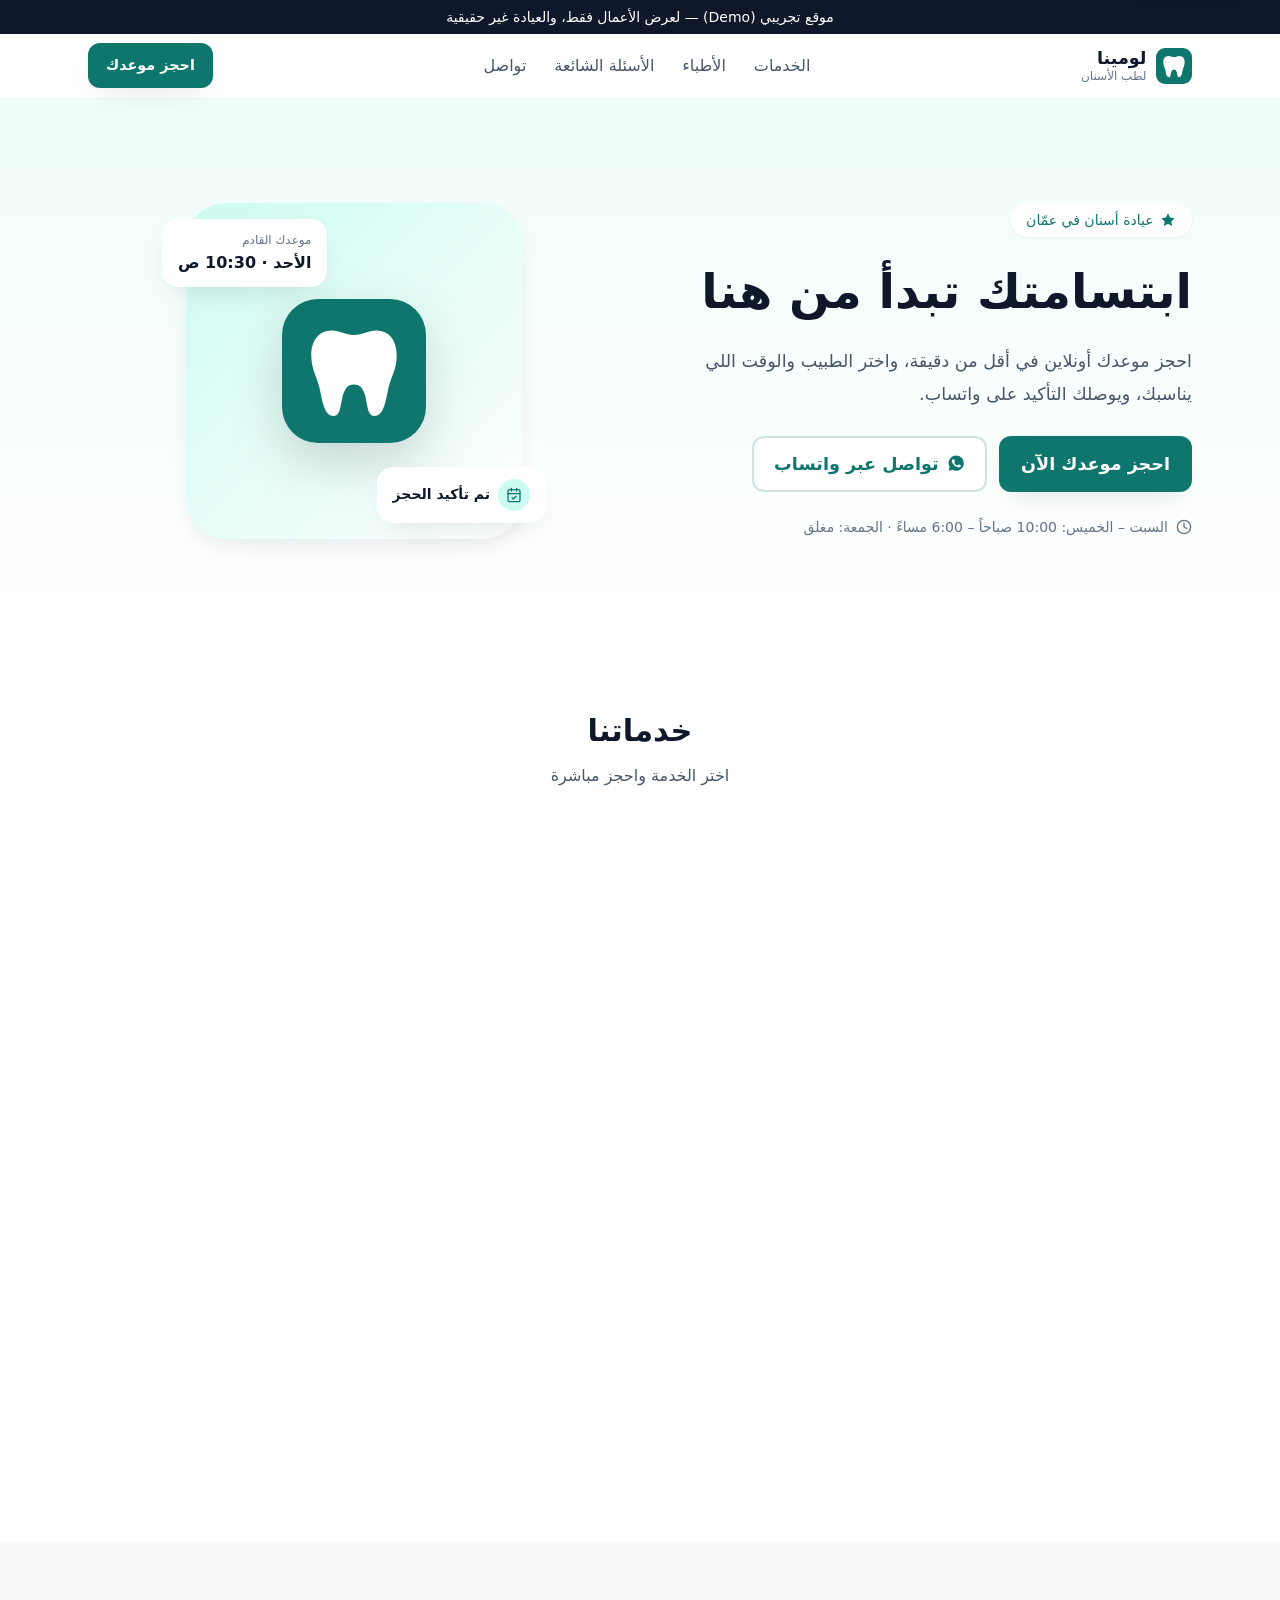
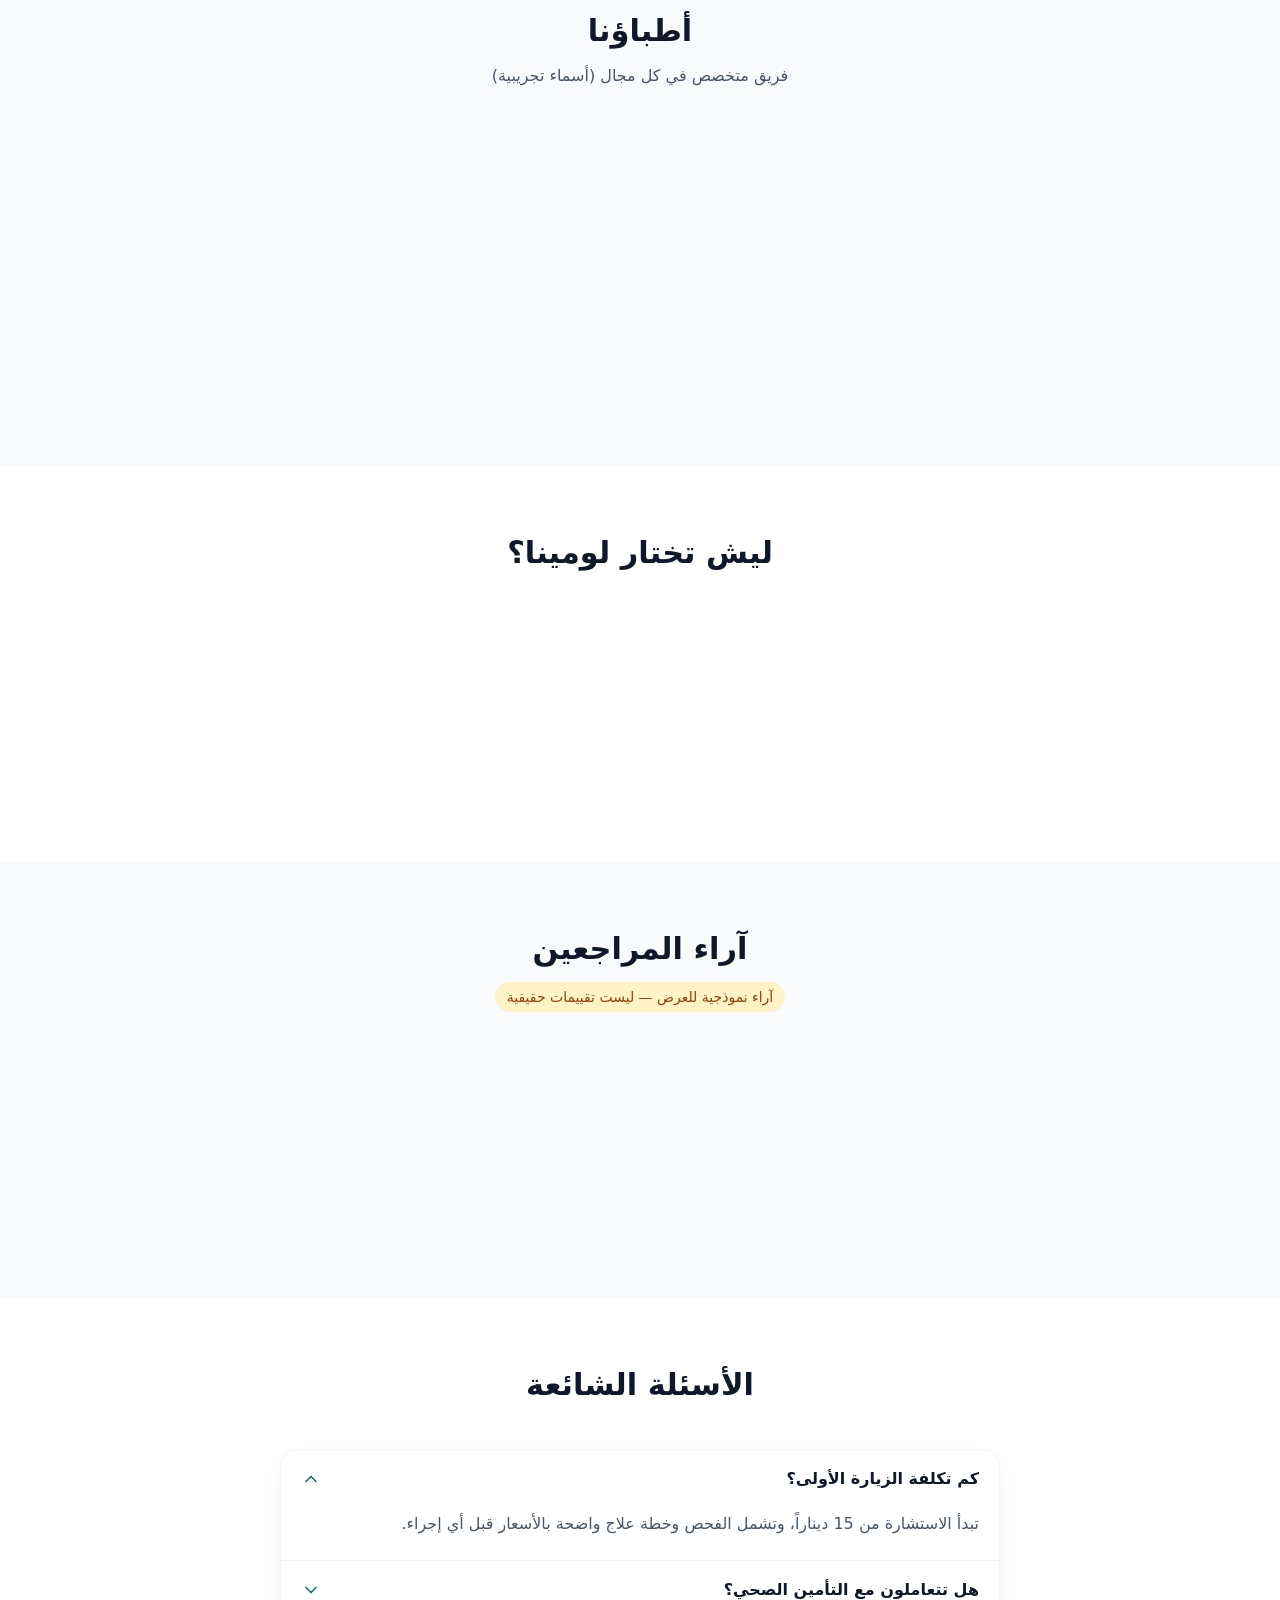
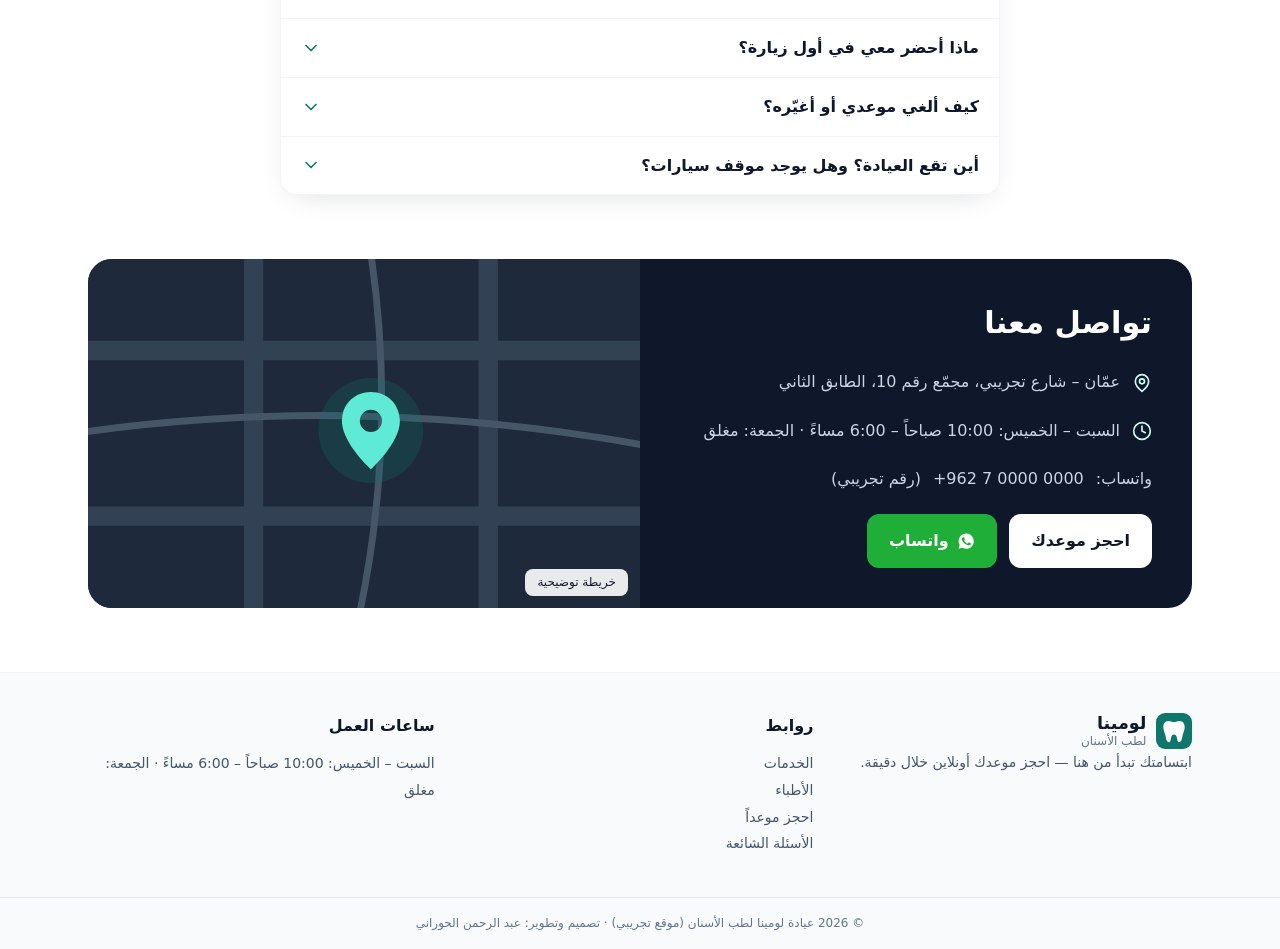
<file: index.html>
<!doctype html>
<html lang="ar" dir="rtl">
<head>
  <meta charset="utf-8">
  <meta http-equiv="Content-Security-Policy" content="default-src 'self'; script-src 'self'; style-src 'self' https://fonts.googleapis.com; font-src https://fonts.gstatic.com; img-src 'self' data:; connect-src 'self' https:; base-uri 'self'; form-action 'self'; object-src 'none'">
  <meta name="referrer" content="strict-origin-when-cross-origin">
  <meta name="viewport" content="width=device-width, initial-scale=1">
  <title>عيادة لومينا لطب الأسنان | احجز موعدك أونلاين</title>
  <meta name="description" content="احجز موعدك في عيادة لومينا لطب الأسنان بعمّان خلال أقل من دقيقة. (موقع تجريبي)">
  <meta name="theme-color" content="#0F766E">
  <link rel="icon" type="image/svg+xml" href="favicon.svg">
  <meta property="og:type" content="website">
  <meta property="og:locale" content="ar_JO">
  <meta property="og:title" content="عيادة لومينا لطب الأسنان | احجز موعدك أونلاين">
  <meta property="og:description" content="احجز موعدك في عيادة لومينا لطب الأسنان بعمّان خلال أقل من دقيقة. (موقع تجريبي)">
  <meta property="og:image" content="og-image.svg">
  <link rel="preconnect" href="https://fonts.googleapis.com">
  <link rel="preconnect" href="https://fonts.gstatic.com" crossorigin>
  <link rel="stylesheet" href="https://fonts.googleapis.com/css2?family=Tajawal:wght@400;500;700;800&amp;display=swap">
  <link rel="stylesheet" href="styles.css">
  <script type="application/ld+json">{"@context":"https://schema.org","@type":"Dentist","name":"عيادة لومينا لطب الأسنان (موقع تجريبي)","description":"موقع تجريبي لعرض الأعمال — العيادة غير حقيقية.","address":{"@type":"PostalAddress","addressLocality":"Amman","addressCountry":"JO"},"openingHoursSpecification":[{"@type":"OpeningHoursSpecification","dayOfWeek":["Saturday","Sunday","Monday","Tuesday","Wednesday","Thursday"],"opens":"10:00","closes":"18:00"}],"priceRange":"$$"}</script>
</head>
<body>
<a class="skip-link" href="#main">تخطَّ إلى المحتوى</a>
<div class="demo-banner" role="note">موقع تجريبي (Demo) — لعرض الأعمال فقط، والعيادة غير حقيقية</div>
<header class="site-header">
  <div class="container header-row">
    <a class="logo" href="index.html" aria-label="الصفحة الرئيسية"><span data-icon="tooth"></span><span><strong>لومينا</strong><small>لطب الأسنان</small></span></a>
    <nav class="nav" aria-label="القائمة الرئيسية">
      <a href="index.html#services">الخدمات</a><a href="index.html#doctors">الأطباء</a><a href="index.html#faq">الأسئلة الشائعة</a><a href="index.html#contact">تواصل</a>
    </nav>
    <div class="header-actions">
      <a class="btn btn-primary header-cta" href="book.html">احجز موعدك</a>
      <button class="menu-btn" id="menu-btn" type="button" aria-expanded="false" aria-controls="mobile-nav" aria-label="فتح القائمة" data-icon="menu"></button>
    </div>
  </div>
  <nav class="mobile-nav" id="mobile-nav" aria-label="قائمة الجوال" hidden>
    <div class="container">
      <a href="index.html#services">الخدمات</a><a href="index.html#doctors">الأطباء</a><a href="index.html#faq">الأسئلة الشائعة</a><a href="index.html#contact">تواصل</a>
      <a class="btn btn-primary" href="book.html">احجز موعدك</a>
    </div>
  </nav>
</header>
<main id="main">
  <section class="hero">
    <div class="container hero-grid">
      <div class="hero-text">
        <span class="pill" data-icon="star"> عيادة أسنان في عمّان</span>
        <h1>ابتسامتك تبدأ من هنا</h1>
        <p class="hero-lead">احجز موعدك أونلاين في أقل من دقيقة، واختر الطبيب والوقت اللي يناسبك، ويوصلك التأكيد على واتساب.</p>
        <div class="hero-actions">
          <a class="btn btn-primary btn-lg" href="book.html">احجز موعدك الآن</a>
          <a class="btn btn-outline btn-lg" data-wa="مرحباً، بدي أستفسر عن موعد." data-icon="whatsapp" target="_blank" rel="noopener noreferrer"> تواصل عبر واتساب</a>
        </div>
        <p class="hero-hours" data-icon="clock"> السبت – الخميس: 10:00 صباحاً – 6:00 مساءً · الجمعة: مغلق</p>
      </div>
      <div class="hero-art" aria-hidden="true">
        <div class="blob"></div>
        <div class="tooth" data-icon="tooth"></div>
        <div class="float-card top"><small>موعدك القادم</small><strong>الأحد · 10:30 ص</strong></div>
        <div class="float-card bottom"><span class="icon-dot" data-icon="calendarCheck"></span>تم تأكيد الحجز</div>
      </div>
    </div>
  </section>

  <section id="services" class="section" aria-labelledby="services-title">
    <div class="container">
      <div class="section-head"><h2 id="services-title" class="section-title">خدماتنا</h2><p class="section-sub">اختر الخدمة واحجز مباشرة</p></div>
      <div class="grid grid-3" id="services-grid"></div>
    </div>
  </section>

  <section id="doctors" class="section section-alt" aria-labelledby="doctors-title">
    <div class="container">
      <div class="section-head"><h2 id="doctors-title" class="section-title">أطباؤنا</h2><p class="section-sub">فريق متخصص في كل مجال (أسماء تجريبية)</p></div>
      <div class="grid grid-4" id="doctors-grid"></div>
    </div>
  </section>

  <section class="section" aria-labelledby="why-title">
    <div class="container">
      <h2 id="why-title" class="section-title section-head">ليش تختار لومينا؟</h2>
      <div class="grid grid-4">
        <div class="perk reveal"><span data-icon="calendarCheck"></span><h3>حجز أونلاين بدقيقة</h3><p>اختر الخدمة والطبيب والوقت المناسب من جوالك.</p></div>
        <div class="perk reveal"><span data-icon="bell"></span><h3>تذكير قبل الموعد</h3><p>رسالة تذكير قبل موعدك حتى لا يفوتك.</p></div>
        <div class="perk reveal"><span data-icon="shield"></span><h3>تعقيم كامل</h3><p>أدوات معقّمة ومعايير صارمة لسلامتك.</p></div>
        <div class="perk reveal"><span data-icon="wallet"></span><h3>أسعار واضحة</h3><p>تعرف التكلفة قبل البدء، بدون مفاجآت.</p></div>
      </div>
    </div>
  </section>

  <section class="section section-alt" aria-labelledby="reviews-title">
    <div class="container">
      <div class="section-head"><h2 id="reviews-title" class="section-title">آراء المراجعين</h2><p class="note-pill">آراء نموذجية للعرض — ليست تقييمات حقيقية</p></div>
      <div class="grid grid-3" id="reviews-grid"></div>
    </div>
  </section>

  <section id="faq" class="section" aria-labelledby="faq-title">
    <div class="container faq-wrap">
      <h2 id="faq-title" class="section-title section-head">الأسئلة الشائعة</h2>
      <div class="faq" id="faq-list"></div>
    </div>
  </section>

  <section id="contact" aria-labelledby="contact-title">
    <div class="container">
      <div class="contact">
        <div class="contact-body">
          <h2 id="contact-title" class="section-title">تواصل معنا</h2>
          <p class="contact-line" data-icon="mapPin"> عمّان – شارع تجريبي، مجمّع رقم 10، الطابق الثاني</p>
          <p class="contact-line" data-icon="clock"> السبت – الخميس: 10:00 صباحاً – 6:00 مساءً · الجمعة: مغلق</p>
          <p class="contact-line">واتساب: <span dir="ltr">+962 7 0000 0000</span> (رقم تجريبي)</p>
          <div class="contact-actions">
            <a class="btn btn-light" href="book.html">احجز موعدك</a>
            <a class="btn btn-wa" data-wa="مرحباً، عندي استفسار." data-icon="whatsapp" target="_blank" rel="noopener noreferrer"> واتساب</a>
          </div>
        </div>
        <div class="map" role="img" aria-label="خريطة توضيحية لموقع العيادة">
          <svg viewBox="0 0 400 300" preserveAspectRatio="xMidYMid slice" aria-hidden="true"><rect width="400" height="300" fill="#1e293b"/><g stroke="#334155" stroke-width="14" fill="none"><path d="M-10 90H410"/><path d="M-10 210H410"/><path d="M120 -10V310"/><path d="M290 -10V310"/></g><g stroke="#475569" stroke-width="5" fill="none"><path d="M-10 150Q200 120 410 160"/><path d="M200 -10Q230 150 190 310"/></g><circle cx="205" cy="148" r="38" fill="#0F766E" opacity=".25"/><path d="M205 120c-12 0-21 9-21 21 0 16 21 35 21 35s21-19 21-35c0-12-9-21-21-21zm0 29a8 8 0 1 1 0-16 8 8 0 0 1 0 16z" fill="#5eead4"/></svg>
          <span class="map-label">خريطة توضيحية</span>
        </div>
      </div>
    </div>
  </section>
</main>

<footer class="site-footer">
  <div class="container footer-grid">
    <div>
      <a class="logo" href="index.html"><span data-icon="tooth"></span><span><strong>لومينا</strong><small>لطب الأسنان</small></span></a>
      <p>ابتسامتك تبدأ من هنا — احجز موعدك أونلاين خلال دقيقة.</p>
    </div>
    <div>
      <h2>روابط</h2>
      <ul><li><a href="index.html#services">الخدمات</a></li><li><a href="index.html#doctors">الأطباء</a></li><li><a href="book.html">احجز موعداً</a></li><li><a href="index.html#faq">الأسئلة الشائعة</a></li></ul>
    </div>
    <div>
      <h2>ساعات العمل</h2>
      <p>السبت – الخميس: 10:00 صباحاً – 6:00 مساءً · الجمعة: مغلق</p>
    </div>
  </div>
  <div class="footer-copy">© <span data-year></span> عيادة لومينا لطب الأسنان (موقع تجريبي) · تصميم وتطوير: عبد الرحمن الحوراني</div>
</footer>
<a class="wa-fab" data-wa="مرحباً، عندي استفسار عن مواعيد العيادة." data-icon="whatsapp" target="_blank" rel="noopener noreferrer" aria-label="تواصل معنا عبر واتساب"></a>
<script src="config.js" defer></script>
<script src="core.js" defer></script>
<script src="home.js" defer></script>
</body>
</html>
</file>
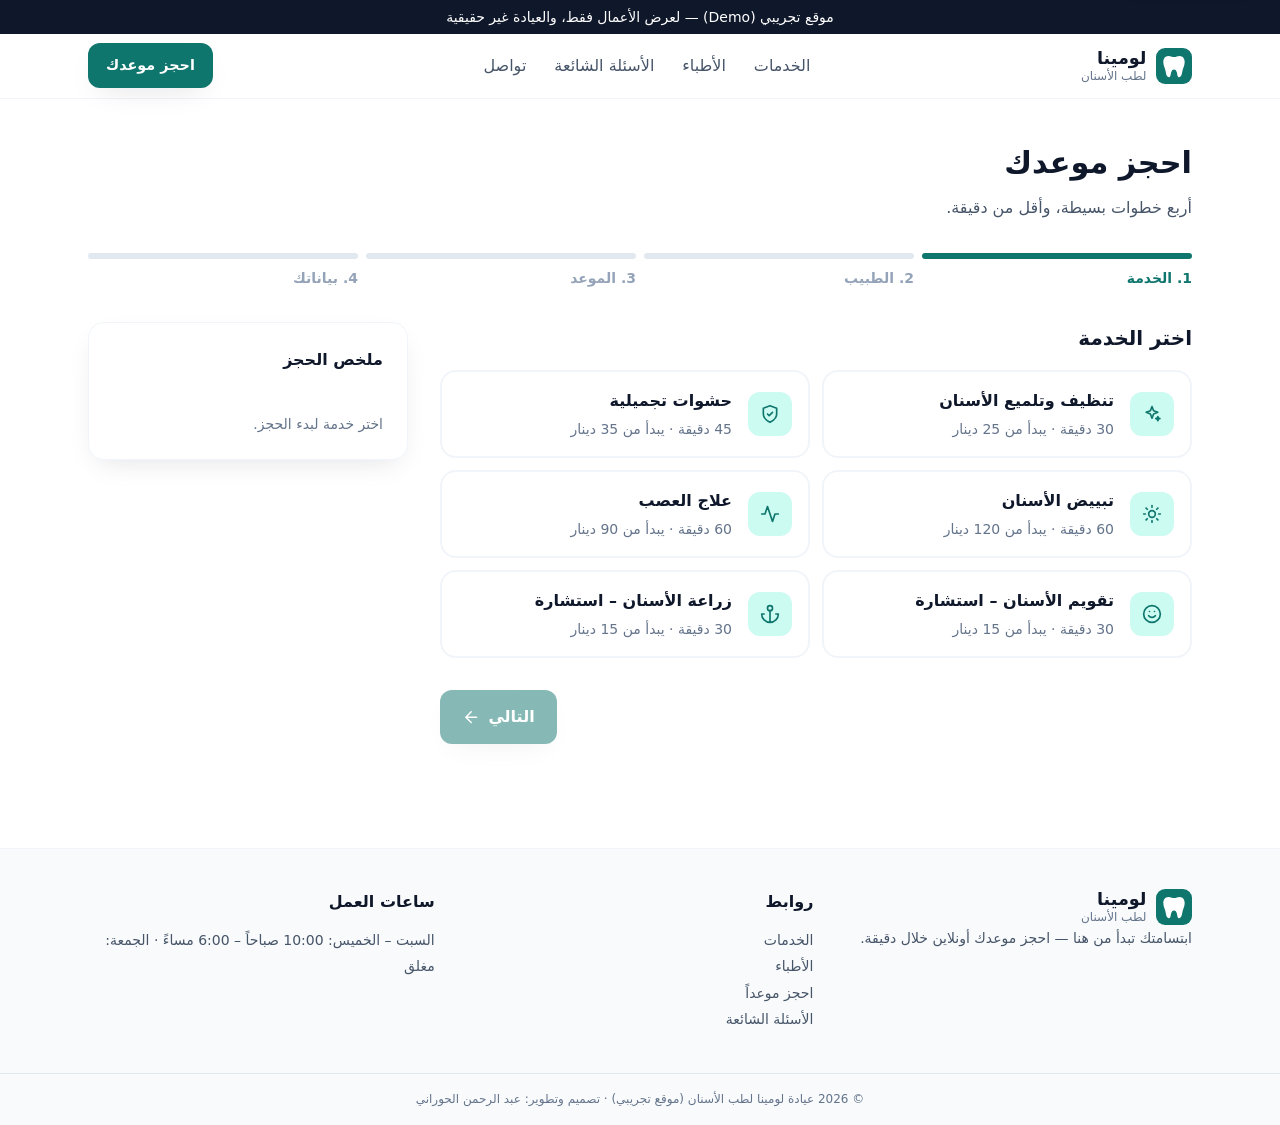
<file: book.html>
<!doctype html>
<html lang="ar" dir="rtl">
<head>
  <meta charset="utf-8">
  <meta http-equiv="Content-Security-Policy" content="default-src 'self'; script-src 'self'; style-src 'self' https://fonts.googleapis.com; font-src https://fonts.gstatic.com; img-src 'self' data:; connect-src 'self' https:; base-uri 'self'; form-action 'self'; object-src 'none'">
  <meta name="referrer" content="strict-origin-when-cross-origin">
  <meta name="viewport" content="width=device-width, initial-scale=1">
  <title>احجز موعدك | عيادة لومينا لطب الأسنان</title>
  <meta name="description" content="احجز موعدك بأربع خطوات بسيطة: الخدمة، الطبيب، الموعد، وبياناتك.">
  <meta name="theme-color" content="#0F766E">
  <link rel="icon" type="image/svg+xml" href="favicon.svg">
  <meta property="og:type" content="website">
  <meta property="og:locale" content="ar_JO">
  <meta property="og:title" content="احجز موعدك | عيادة لومينا لطب الأسنان">
  <meta property="og:description" content="احجز موعدك بأربع خطوات بسيطة: الخدمة، الطبيب، الموعد، وبياناتك.">
  <meta property="og:image" content="og-image.svg">
  <link rel="preconnect" href="https://fonts.googleapis.com">
  <link rel="preconnect" href="https://fonts.gstatic.com" crossorigin>
  <link rel="stylesheet" href="https://fonts.googleapis.com/css2?family=Tajawal:wght@400;500;700;800&amp;display=swap">
  <link rel="stylesheet" href="styles.css">
</head>
<body>
<a class="skip-link" href="#main">تخطَّ إلى المحتوى</a>
<div class="demo-banner" role="note">موقع تجريبي (Demo) — لعرض الأعمال فقط، والعيادة غير حقيقية</div>
<header class="site-header">
  <div class="container header-row">
    <a class="logo" href="index.html" aria-label="الصفحة الرئيسية"><span data-icon="tooth"></span><span><strong>لومينا</strong><small>لطب الأسنان</small></span></a>
    <nav class="nav" aria-label="القائمة الرئيسية">
      <a href="index.html#services">الخدمات</a><a href="index.html#doctors">الأطباء</a><a href="index.html#faq">الأسئلة الشائعة</a><a href="index.html#contact">تواصل</a>
    </nav>
    <div class="header-actions">
      <a class="btn btn-primary header-cta" href="book.html">احجز موعدك</a>
      <button class="menu-btn" id="menu-btn" type="button" aria-expanded="false" aria-controls="mobile-nav" aria-label="فتح القائمة" data-icon="menu"></button>
    </div>
  </div>
  <nav class="mobile-nav" id="mobile-nav" aria-label="قائمة الجوال" hidden>
    <div class="container">
      <a href="index.html#services">الخدمات</a><a href="index.html#doctors">الأطباء</a><a href="index.html#faq">الأسئلة الشائعة</a><a href="index.html#contact">تواصل</a>
      <a class="btn btn-primary" href="book.html">احجز موعدك</a>
    </div>
  </nav>
</header>
<main id="main" class="container page">
  <h1 id="page-title" tabindex="-1">احجز موعدك</h1>
  <p class="page-sub">أربع خطوات بسيطة، وأقل من دقيقة.</p>
  <ol class="steps" id="steps" aria-label="خطوات الحجز"></ol>
  <div class="book-layout">
    <div class="book-main">
      <details class="summary-mobile" id="summary-mobile" hidden><summary>ملخص الحجز</summary><div class="summary" id="summary-m"></div></details>
      <div id="step-view"></div>
    </div>
    <aside class="summary-aside" aria-label="ملخص الحجز"><div class="card"><h2>ملخص الحجز</h2><div class="summary" id="summary-d"></div></div></aside>
  </div>
  <p class="sr-only" aria-live="polite" id="live"></p>
  <noscript><p class="notice">يرجى تفعيل JavaScript لاستخدام نظام الحجز.</p></noscript>
</main>

<footer class="site-footer">
  <div class="container footer-grid">
    <div>
      <a class="logo" href="index.html"><span data-icon="tooth"></span><span><strong>لومينا</strong><small>لطب الأسنان</small></span></a>
      <p>ابتسامتك تبدأ من هنا — احجز موعدك أونلاين خلال دقيقة.</p>
    </div>
    <div>
      <h2>روابط</h2>
      <ul><li><a href="index.html#services">الخدمات</a></li><li><a href="index.html#doctors">الأطباء</a></li><li><a href="book.html">احجز موعداً</a></li><li><a href="index.html#faq">الأسئلة الشائعة</a></li></ul>
    </div>
    <div>
      <h2>ساعات العمل</h2>
      <p>السبت – الخميس: 10:00 صباحاً – 6:00 مساءً · الجمعة: مغلق</p>
    </div>
  </div>
  <div class="footer-copy">© <span data-year></span> عيادة لومينا لطب الأسنان (موقع تجريبي) · تصميم وتطوير: عبد الرحمن الحوراني</div>
</footer>
<script src="config.js" defer></script>
<script src="core.js" defer></script>
<script src="book.js" defer></script>
</body>
</html>
</file>
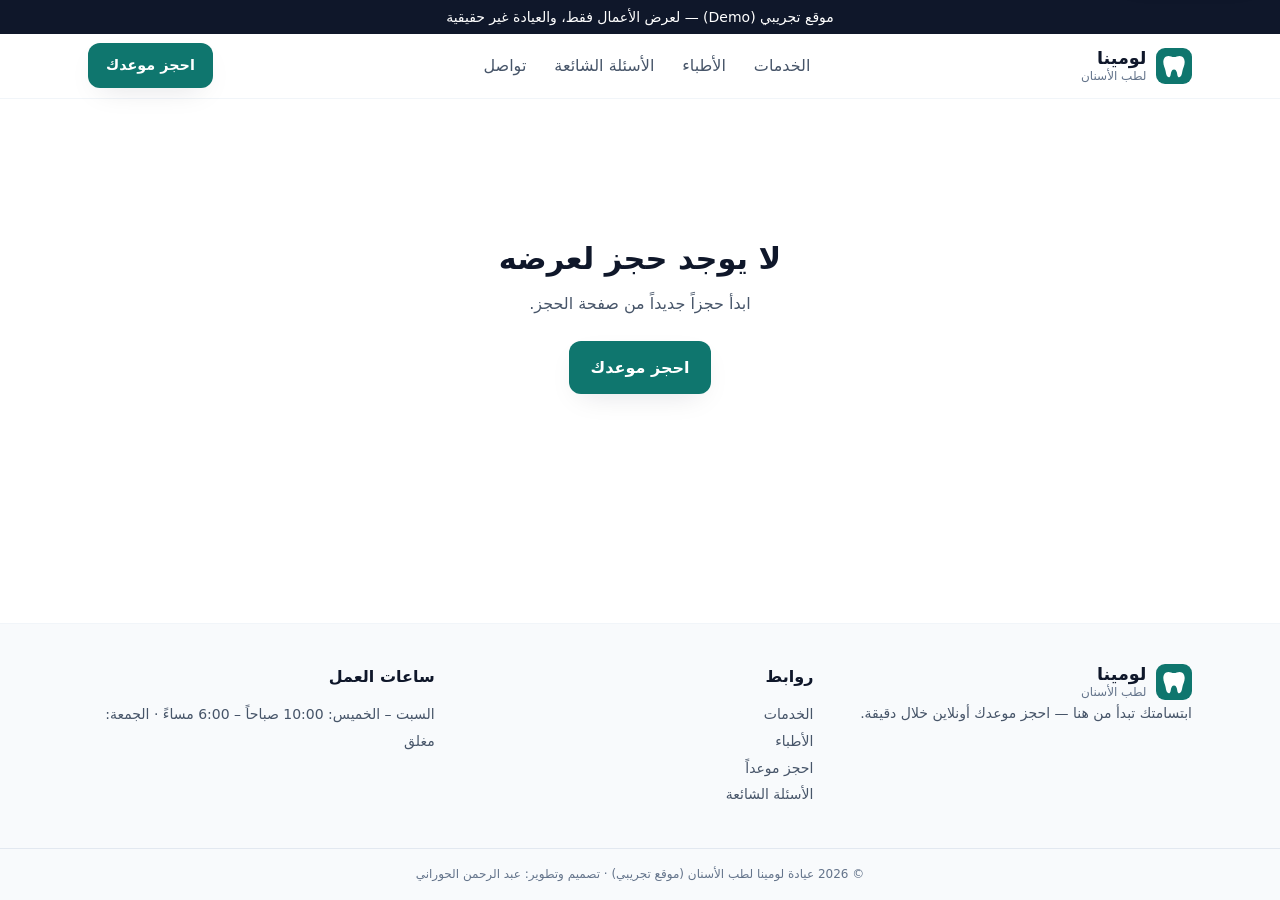
<file: confirmed.html>
<!doctype html>
<html lang="ar" dir="rtl">
<head>
  <meta charset="utf-8">
  <meta http-equiv="Content-Security-Policy" content="default-src 'self'; script-src 'self'; style-src 'self' https://fonts.googleapis.com; font-src https://fonts.gstatic.com; img-src 'self' data:; connect-src 'self' https:; base-uri 'self'; form-action 'self'; object-src 'none'">
  <meta name="referrer" content="strict-origin-when-cross-origin">
  <meta name="viewport" content="width=device-width, initial-scale=1">
  <title>تم تأكيد حجزك | عيادة لومينا لطب الأسنان</title>
  <meta name="description" content="ملخص الحجز وتأكيده على واتساب.">
  <meta name="theme-color" content="#0F766E">
  <link rel="icon" type="image/svg+xml" href="favicon.svg">
  <meta property="og:type" content="website">
  <meta property="og:locale" content="ar_JO">
  <meta property="og:title" content="تم تأكيد حجزك | عيادة لومينا لطب الأسنان">
  <meta property="og:description" content="ملخص الحجز وتأكيده على واتساب.">
  <meta property="og:image" content="og-image.svg">
  <link rel="preconnect" href="https://fonts.googleapis.com">
  <link rel="preconnect" href="https://fonts.gstatic.com" crossorigin>
  <link rel="stylesheet" href="https://fonts.googleapis.com/css2?family=Tajawal:wght@400;500;700;800&amp;display=swap">
  <link rel="stylesheet" href="styles.css">
</head>
<body>
<a class="skip-link" href="#main">تخطَّ إلى المحتوى</a>
<div class="demo-banner" role="note">موقع تجريبي (Demo) — لعرض الأعمال فقط، والعيادة غير حقيقية</div>
<header class="site-header">
  <div class="container header-row">
    <a class="logo" href="index.html" aria-label="الصفحة الرئيسية"><span data-icon="tooth"></span><span><strong>لومينا</strong><small>لطب الأسنان</small></span></a>
    <nav class="nav" aria-label="القائمة الرئيسية">
      <a href="index.html#services">الخدمات</a><a href="index.html#doctors">الأطباء</a><a href="index.html#faq">الأسئلة الشائعة</a><a href="index.html#contact">تواصل</a>
    </nav>
    <div class="header-actions">
      <a class="btn btn-primary header-cta" href="book.html">احجز موعدك</a>
      <button class="menu-btn" id="menu-btn" type="button" aria-expanded="false" aria-controls="mobile-nav" aria-label="فتح القائمة" data-icon="menu"></button>
    </div>
  </div>
  <nav class="mobile-nav" id="mobile-nav" aria-label="قائمة الجوال" hidden>
    <div class="container">
      <a href="index.html#services">الخدمات</a><a href="index.html#doctors">الأطباء</a><a href="index.html#faq">الأسئلة الشائعة</a><a href="index.html#contact">تواصل</a>
      <a class="btn btn-primary" href="book.html">احجز موعدك</a>
    </div>
  </nav>
</header>
<main id="main" class="container page confirm-wrap"><div id="confirm-view"></div></main>

<footer class="site-footer">
  <div class="container footer-grid">
    <div>
      <a class="logo" href="index.html"><span data-icon="tooth"></span><span><strong>لومينا</strong><small>لطب الأسنان</small></span></a>
      <p>ابتسامتك تبدأ من هنا — احجز موعدك أونلاين خلال دقيقة.</p>
    </div>
    <div>
      <h2>روابط</h2>
      <ul><li><a href="index.html#services">الخدمات</a></li><li><a href="index.html#doctors">الأطباء</a></li><li><a href="book.html">احجز موعداً</a></li><li><a href="index.html#faq">الأسئلة الشائعة</a></li></ul>
    </div>
    <div>
      <h2>ساعات العمل</h2>
      <p>السبت – الخميس: 10:00 صباحاً – 6:00 مساءً · الجمعة: مغلق</p>
    </div>
  </div>
  <div class="footer-copy">© <span data-year></span> عيادة لومينا لطب الأسنان (موقع تجريبي) · تصميم وتطوير: عبد الرحمن الحوراني</div>
</footer>
<script src="config.js" defer></script>
<script src="core.js" defer></script>
<script src="confirmed.js" defer></script>
</body>
</html>
</file>
<file: styles.css>
/* Lumina Dental — static demo. No build step: plain CSS, RTL-first. */
:root {
  --brand: #0f766e;
  --brand-dark: #115e59;
  --brand-light: #ccfbf1;
  --brand-soft: #f0fdfa;
  --ink: #0f172a;
  --muted: #475569;
  --subtle: #64748b;
  --line: #e2e8f0;
  --line-soft: #f1f5f9;
  --bg-alt: #f8fafc;
  --danger: #dc2626;
  --danger-bg: #fef2f2;
  --warn-bg: #fffbeb;
  --warn: #92400e;
  --wa: #1faf38;
  --radius: 1rem;
  --shadow: 0 10px 30px -12px rgba(15, 23, 42, 0.15);
}

*,
*::before,
*::after { box-sizing: border-box; }

html { scroll-behavior: smooth; scroll-padding-top: 6rem; -webkit-text-size-adjust: 100%; }
body {
  margin: 0;
  font-family: 'Tajawal', system-ui, -apple-system, 'Segoe UI', sans-serif;
  color: var(--ink);
  background: #fff;
  line-height: 1.6;
  -webkit-font-smoothing: antialiased;
  display: flex;
  flex-direction: column;
  min-height: 100vh;
}
main { flex: 1; }
h1, h2, h3, p, figure, blockquote, dl, dd { margin: 0; }
a { color: inherit; text-decoration: none; }
button, input, textarea { font: inherit; color: inherit; }
img, svg { display: block; }
[hidden] { display: none !important; }

:focus-visible { outline: 3px solid var(--brand); outline-offset: 2px; border-radius: 0.5rem; }
.sr-only { position: absolute; width: 1px; height: 1px; padding: 0; margin: -1px; overflow: hidden; clip: rect(0, 0, 0, 0); white-space: nowrap; border: 0; }
.skip-link { position: absolute; inset-inline-start: 1rem; top: -4rem; z-index: 100; background: #fff; padding: 0.5rem 1rem; border-radius: 0.5rem; box-shadow: var(--shadow); }
.skip-link:focus { top: 1rem; }

@media (prefers-reduced-motion: reduce) {
  html { scroll-behavior: auto; }
  *, *::before, *::after { animation-duration: 0.01ms !important; transition-duration: 0.01ms !important; }
}

/* Layout */
.container { width: 100%; max-width: 72rem; margin-inline: auto; padding-inline: 1rem; }
@media (min-width: 640px) { .container { padding-inline: 1.5rem; } }
.section { padding-block: 4rem; }
.section-alt { background: var(--bg-alt); }
.section-head { text-align: center; margin-bottom: 2.5rem; }
.section-title { font-size: 1.6rem; font-weight: 800; }
@media (min-width: 640px) { .section-title { font-size: 1.9rem; } }
.section-sub { margin-top: 0.5rem; color: var(--muted); }
.grid { display: grid; gap: 1.25rem; }
@media (min-width: 640px) { .grid-2, .grid-3, .grid-4 { grid-template-columns: repeat(2, minmax(0, 1fr)); } }
@media (min-width: 1024px) { .grid-3 { grid-template-columns: repeat(3, minmax(0, 1fr)); } .grid-4 { grid-template-columns: repeat(4, minmax(0, 1fr)); } }

/* Buttons */
.btn { display: inline-flex; align-items: center; justify-content: center; gap: 0.5rem; border-radius: 0.75rem; padding: 0.75rem 1.25rem; font-weight: 700; border: 2px solid transparent; cursor: pointer; transition: background 0.2s, border-color 0.2s, transform 0.2s; background: none; }
.btn:disabled { opacity: 0.5; cursor: not-allowed; }
.btn svg { width: 1.15rem; height: 1.15rem; }
.btn-primary { background: var(--brand); color: #fff; box-shadow: var(--shadow); }
.btn-primary:not(:disabled):hover { background: var(--brand-dark); }
.btn-outline { background: #fff; color: var(--brand); border-color: rgba(15, 118, 110, 0.2); }
.btn-outline:not(:disabled):hover { border-color: var(--brand); background: var(--brand-soft); }
.btn-wa { background: var(--wa); color: #fff; }
.btn-wa:hover { background: #178c2c; }
.btn-light { background: #fff; color: var(--ink); }
.btn-light:hover { background: var(--brand-light); }
.btn-lg { font-size: 1.1rem; }
.btn-block { width: 100%; }

/* Banner + header */
.demo-banner { background: var(--ink); color: #fff; text-align: center; font-size: 0.8rem; font-weight: 500; padding: 0.35rem 1rem; }
@media (min-width: 640px) { .demo-banner { font-size: 0.875rem; } }
.site-header { position: sticky; top: 0; z-index: 40; background: rgba(255, 255, 255, 0.92); backdrop-filter: blur(8px); border-bottom: 1px solid var(--line-soft); }
.header-row { display: flex; align-items: center; justify-content: space-between; gap: 1rem; height: 4rem; }
.logo { display: flex; align-items: center; gap: 0.6rem; }
.logo svg { width: 2.25rem; height: 2.25rem; }
.logo strong { display: block; font-size: 1.1rem; font-weight: 800; line-height: 1.2; }
.logo small { display: block; font-size: 0.75rem; color: var(--subtle); line-height: 1.2; }
.nav { display: none; gap: 1.75rem; }
.nav a { font-weight: 500; color: var(--muted); transition: color 0.2s; }
.nav a:hover { color: var(--brand); }
.header-actions { display: flex; align-items: center; gap: 0.5rem; }
.header-cta { display: none; padding: 0.55rem 1rem; font-size: 0.9rem; }
.menu-btn { background: none; border: 0; padding: 0.5rem; cursor: pointer; border-radius: 0.5rem; }
.menu-btn svg { width: 1.5rem; height: 1.5rem; }
.mobile-nav { border-top: 1px solid var(--line-soft); background: #fff; }
.mobile-nav .container { display: flex; flex-direction: column; padding-block: 0.5rem; }
.mobile-nav a:not(.btn) { padding: 0.75rem 0.5rem; border-radius: 0.5rem; font-weight: 500; }
.mobile-nav a:not(.btn):hover { background: var(--brand-soft); }
.mobile-nav .btn { margin-block: 0.5rem; }
@media (min-width: 640px) { .header-cta { display: inline-flex; } }
@media (min-width: 768px) { .nav { display: flex; } .menu-btn, .mobile-nav { display: none !important; } }

/* Hero */
.hero { background: linear-gradient(to bottom, var(--brand-soft), #fff); }
.hero-grid { display: grid; gap: 2.5rem; align-items: center; padding-block: 3.5rem; }
@media (min-width: 768px) { .hero-grid { grid-template-columns: 1fr 1fr; padding-block: 5rem; } }
.hero-text { text-align: center; display: flex; flex-direction: column; gap: 1.5rem; animation: fadeUp 0.6s ease-out both; }
@media (min-width: 768px) { .hero-text { text-align: start; } }
.pill { display: inline-flex; align-self: center; align-items: center; gap: 0.4rem; background: #fff; color: var(--brand); padding: 0.35rem 1rem; border-radius: 999px; font-size: 0.875rem; font-weight: 500; box-shadow: 0 1px 3px rgba(0, 0, 0, 0.06); }
@media (min-width: 768px) { .pill { align-self: flex-start; } }
.pill svg { width: 1rem; height: 1rem; }
.hero h1 { font-size: 2.3rem; font-weight: 800; line-height: 1.25; }
@media (min-width: 640px) { .hero h1 { font-size: 3rem; } }
.hero-lead { font-size: 1.1rem; line-height: 1.9; color: var(--muted); }
.hero-actions { display: flex; flex-direction: column; gap: 0.75rem; justify-content: center; }
@media (min-width: 640px) { .hero-actions { flex-direction: row; } }
@media (min-width: 768px) { .hero-actions { justify-content: flex-start; } }
.hero-hours { display: flex; align-items: center; justify-content: center; gap: 0.5rem; font-size: 0.875rem; color: var(--subtle); }
@media (min-width: 768px) { .hero-hours { justify-content: flex-start; } }
.hero-hours svg { width: 1rem; height: 1rem; flex-shrink: 0; }
.hero-art { position: relative; width: 100%; max-width: 24rem; aspect-ratio: 1; margin-inline: auto; }
.hero-art .blob { position: absolute; inset: 1.5rem; border-radius: 2.5rem; background: linear-gradient(135deg, var(--brand-light), #fff); box-shadow: var(--shadow); }
.hero-art .tooth { position: absolute; inset: 0; display: grid; place-items: center; }
.hero-art .tooth svg { width: 9rem; height: 9rem; filter: drop-shadow(0 20px 25px rgba(0, 0, 0, 0.15)); }
.float-card { position: absolute; background: #fff; border-radius: 1rem; padding: 0.75rem 1rem; box-shadow: var(--shadow); }
.float-card.top { inset-inline-end: 0; top: 2.5rem; }
.float-card.bottom { inset-inline-start: 0; bottom: 2.5rem; display: flex; align-items: center; gap: 0.5rem; font-weight: 700; font-size: 0.875rem; }
.float-card small { display: block; font-size: 0.75rem; color: var(--subtle); }
.icon-dot { display: grid; place-items: center; width: 2rem; height: 2rem; border-radius: 999px; background: var(--brand-light); color: var(--brand); }
.icon-dot svg { width: 1rem; height: 1rem; }

/* Cards */
.card { background: #fff; border: 1px solid var(--line-soft); border-radius: var(--radius); padding: 1.5rem; box-shadow: var(--shadow); }
.service-card { display: flex; flex-direction: column; }
.icon-box { display: grid; place-items: center; width: 3rem; height: 3rem; border-radius: 0.75rem; background: var(--brand-light); color: var(--brand); margin-bottom: 1rem; flex-shrink: 0; }
.icon-box svg { width: 1.5rem; height: 1.5rem; }
.card h3 { font-size: 1.1rem; font-weight: 700; }
.card-text { margin-top: 0.5rem; color: var(--muted); line-height: 1.8; flex: 1; }
.card-meta { display: flex; justify-content: space-between; margin-top: 1rem; font-size: 0.875rem; }
.card-meta .price { font-weight: 700; color: var(--brand); }
.card-meta .dur { color: var(--subtle); }
.service-card .btn, .doctor-card .btn { margin-top: 1.25rem; padding-block: 0.6rem; }
.doctor-card { text-align: center; }
.avatar { display: grid; place-items: center; width: 5rem; height: 5rem; margin: 0 auto 1rem; border-radius: 999px; background: linear-gradient(135deg, var(--brand), #14b8a6); color: #fff; font-weight: 800; font-size: 1.4rem; }
.avatar.sm { width: 3rem; height: 3rem; font-size: 1rem; margin: 0; flex-shrink: 0; }
.doctor-card p { margin-top: 0.25rem; color: var(--muted); }
.perk { background: var(--brand-soft); border-radius: var(--radius); padding: 1.5rem; }
.perk svg { width: 1.75rem; height: 1.75rem; color: var(--brand); margin-bottom: 0.75rem; }
.perk h3 { font-weight: 700; font-size: 1rem; }
.perk p { margin-top: 0.5rem; color: var(--muted); line-height: 1.8; }
.note-pill { display: inline-block; margin-top: 0.5rem; padding: 0.25rem 0.75rem; border-radius: 999px; background: #fef3c7; color: var(--warn); font-size: 0.875rem; font-weight: 500; }
.stars { display: flex; gap: 0.15rem; color: #fbbf24; margin-bottom: 0.75rem; }
.stars svg { width: 1rem; height: 1rem; }
.review blockquote { line-height: 2; color: #334155; }
.review figcaption { margin-top: 1rem; font-size: 0.875rem; font-weight: 700; color: var(--subtle); }

/* FAQ */
.faq-wrap { max-width: 48rem; }
.faq { border: 1px solid var(--line-soft); border-radius: var(--radius); background: #fff; box-shadow: var(--shadow); }
.faq-item + .faq-item { border-top: 1px solid var(--line-soft); }
.faq-item h3 { font-size: 1rem; }
.faq-btn { display: flex; width: 100%; align-items: center; justify-content: space-between; gap: 1rem; padding: 1rem 1.25rem; background: none; border: 0; text-align: start; font-weight: 700; cursor: pointer; }
.faq-btn svg { width: 1.25rem; height: 1.25rem; color: var(--brand); flex-shrink: 0; transition: transform 0.2s; }
.faq-btn[aria-expanded='true'] svg { transform: rotate(180deg); }
.faq-panel { padding: 0 1.25rem 1.25rem; color: var(--muted); line-height: 2; }

/* Contact */
.contact { display: grid; overflow: hidden; border-radius: 1.5rem; background: var(--ink); color: #fff; }
@media (min-width: 768px) { .contact { grid-template-columns: 1fr 1fr; } }
.contact-body { padding: 2rem; display: flex; flex-direction: column; gap: 1.25rem; }
@media (min-width: 640px) { .contact-body { padding: 2.5rem; } }
.contact-line { display: flex; align-items: flex-start; gap: 0.75rem; color: #cbd5e1; line-height: 1.8; }
.contact-line svg { width: 1.25rem; height: 1.25rem; margin-top: 0.3rem; color: var(--brand-light); flex-shrink: 0; }
.contact-actions { display: flex; flex-direction: column; gap: 0.75rem; }
@media (min-width: 640px) { .contact-actions { flex-direction: row; } }
.map { position: relative; min-height: 16rem; background: #1e293b; }
.map svg { position: absolute; inset: 0; width: 100%; height: 100%; }
.map-label { position: absolute; bottom: 0.75rem; inset-inline-start: 0.75rem; background: rgba(255, 255, 255, 0.9); color: var(--ink); font-size: 0.75rem; font-weight: 500; padding: 0.25rem 0.75rem; border-radius: 0.5rem; }

/* Footer */
.site-footer { margin-top: 4rem; border-top: 1px solid var(--line-soft); background: var(--bg-alt); }
.footer-grid { display: grid; gap: 2rem; padding-block: 2.5rem; }
@media (min-width: 640px) { .footer-grid { grid-template-columns: repeat(3, 1fr); } }
.footer-grid h2 { font-size: 1rem; font-weight: 700; margin-bottom: 0.75rem; }
.footer-grid p, .footer-grid li { font-size: 0.875rem; color: var(--muted); line-height: 1.9; }
.footer-grid ul { list-style: none; margin: 0; padding: 0; }
.footer-grid a:hover { color: var(--brand); }
.footer-copy { border-top: 1px solid var(--line); padding: 1rem; text-align: center; font-size: 0.75rem; color: var(--subtle); }

/* Floating WhatsApp */
.wa-fab { position: fixed; bottom: 1.25rem; inset-inline-end: 1.25rem; z-index: 40; display: grid; place-items: center; width: 3.5rem; height: 3.5rem; border-radius: 999px; background: var(--wa); color: #fff; box-shadow: 0 10px 20px rgba(0, 0, 0, 0.2); transition: transform 0.2s; }
.wa-fab:hover { transform: scale(1.05); }
.wa-fab svg { width: 1.75rem; height: 1.75rem; }
@media (min-width: 768px) { .wa-fab { display: none; } }

/* Reveal on scroll (content stays visible if JS is off) */
.js .reveal { opacity: 0; }
.js .reveal.is-visible { animation: fadeUp 0.6s ease-out both; }
@keyframes fadeUp { from { opacity: 0; transform: translateY(16px); } to { opacity: 1; transform: none; } }

/* ---------- Booking ---------- */
.page { padding-block: 2.5rem; }
.page h1 { font-size: 1.9rem; font-weight: 800; }
.page h1:focus { outline: none; }
.page-sub { margin-top: 0.5rem; color: var(--muted); }
.steps { display: grid; grid-template-columns: repeat(4, 1fr); gap: 0.5rem; margin: 2rem 0 0; padding: 0; list-style: none; }
.step-btn { width: 100%; background: none; border: 0; padding: 0; text-align: start; cursor: pointer; }
.step-btn:disabled { cursor: not-allowed; }
.step-bar { display: block; height: 0.375rem; border-radius: 999px; background: var(--line); }
.step-label { display: flex; align-items: center; gap: 0.25rem; margin-top: 0.5rem; font-size: 0.75rem; font-weight: 700; color: #94a3b8; }
@media (min-width: 640px) { .step-label { font-size: 0.875rem; } }
.step-btn.done .step-bar, .step-btn.current .step-bar { background: var(--brand); }
.step-btn.done .step-label { color: var(--ink); }
.step-btn.current .step-label { color: var(--brand); }
.step-label svg { width: 0.85rem; height: 0.85rem; }

.book-layout { display: grid; grid-template-columns: minmax(0, 1fr); gap: 2rem; margin-top: 2rem; }
@media (min-width: 1024px) { .book-layout { grid-template-columns: minmax(0, 1fr) 20rem; } }
.book-main { min-width: 0; }
.step-title { font-size: 1.25rem; font-weight: 700; margin-bottom: 1rem; }
.choice-grid { display: grid; gap: 0.75rem; }
@media (min-width: 640px) { .choice-grid { grid-template-columns: 1fr 1fr; } }
.choice { display: flex; align-items: center; gap: 1rem; padding: 1rem; border: 2px solid var(--line-soft); border-radius: 1rem; background: #fff; text-align: start; cursor: pointer; transition: border-color 0.2s, background 0.2s; }
.choice:hover { border-color: rgba(15, 118, 110, 0.4); }
.choice[aria-pressed='true'] { border-color: var(--brand); background: var(--brand-soft); }
.choice .icon-box { margin: 0; width: 2.75rem; height: 2.75rem; }
.choice .icon-box svg { width: 1.25rem; height: 1.25rem; }
.choice strong { display: block; }
.choice small { display: block; margin-top: 0.25rem; font-size: 0.875rem; color: var(--subtle); }

.days { margin-inline: -1rem; padding: 0 1rem 0.5rem; overflow-x: auto; }
.days-row { display: flex; gap: 0.5rem; }
.day { display: flex; flex-direction: column; align-items: center; min-width: 5.5rem; padding: 0.75rem; border: 2px solid var(--line-soft); border-radius: 1rem; background: #fff; cursor: pointer; transition: border-color 0.2s; }
.day:not(:disabled):hover { border-color: rgba(15, 118, 110, 0.4); }
.day:disabled { opacity: 0.4; cursor: not-allowed; }
.day strong { font-size: 0.875rem; }
.day small { font-size: 0.75rem; color: var(--subtle); }
.day[aria-pressed='true'] { background: var(--brand); border-color: var(--brand); color: #fff; }
.day[aria-pressed='true'] small { color: rgba(255, 255, 255, 0.85); }
.slots { display: grid; grid-template-columns: repeat(3, 1fr); gap: 0.5rem; margin-top: 1.5rem; }
@media (min-width: 640px) { .slots { grid-template-columns: repeat(4, 1fr); } }
@media (min-width: 768px) { .slots { grid-template-columns: repeat(5, 1fr); } }
.slot { padding: 0.75rem 0.5rem; border: 2px solid var(--line-soft); border-radius: 0.75rem; background: #fff; font-weight: 700; font-size: 0.875rem; cursor: pointer; transition: border-color 0.2s; }
.slot:not(:disabled):hover { border-color: rgba(15, 118, 110, 0.4); }
.slot small { display: block; font-weight: 500; font-size: 0.75rem; }
.slot:disabled { cursor: not-allowed; background: var(--bg-alt); color: #94a3b8; }
.slot[aria-pressed='true'] { background: var(--brand); border-color: var(--brand); color: #fff; }
.notice { margin-top: 1.5rem; padding: 1rem; border-radius: 0.75rem; background: var(--warn-bg); color: var(--warn); }
.hint { margin-top: 1.5rem; color: var(--subtle); }
.nav-row { display: flex; justify-content: space-between; gap: 0.75rem; margin-top: 2rem; }

.form { display: flex; flex-direction: column; gap: 1.25rem; }
.field-head { display: flex; justify-content: space-between; align-items: baseline; margin-bottom: 0.4rem; }
.field-head label { font-weight: 700; }
.field-head span { font-size: 0.75rem; color: var(--subtle); }
.input { width: 100%; padding: 0.75rem 1rem; border: 1px solid var(--line); border-radius: 0.75rem; background: #fff; font-size: 1rem; outline: none; transition: border-color 0.2s, box-shadow 0.2s; }
.input:focus { border-color: var(--brand); box-shadow: 0 0 0 4px rgba(15, 118, 110, 0.15); }
.input[aria-invalid='true'] { border-color: var(--danger); }
textarea.input { min-height: 6rem; resize: vertical; }
.error { margin-top: 0.3rem; font-size: 0.875rem; color: var(--danger); }
.check { display: flex; align-items: flex-start; gap: 0.75rem; cursor: pointer; }
.check input { width: 1.25rem; height: 1.25rem; margin-top: 0.2rem; accent-color: var(--brand); flex-shrink: 0; }
.alert { padding: 1rem; border-radius: 0.75rem; background: var(--danger-bg); color: #b91c1c; }
.honeypot { position: absolute; inset-inline-start: -9999px; width: 1px; height: 1px; overflow: hidden; }
.spin { animation: spin 1s linear infinite; }
@keyframes spin { to { transform: rotate(360deg); } }

.summary-mobile { margin-bottom: 1.5rem; padding: 1rem; border: 1px solid var(--line-soft); border-radius: 1rem; background: var(--brand-soft); }
.summary-mobile summary { cursor: pointer; font-weight: 700; color: var(--brand); }
.summary-mobile .summary { margin-top: 1rem; }
@media (min-width: 1024px) { .summary-mobile { display: none; } }
.summary-aside { display: none; }
@media (min-width: 1024px) { .summary-aside { display: block; } .summary-aside .card { position: sticky; top: 6rem; } }
.summary-aside h2 { font-size: 1rem; font-weight: 700; margin-bottom: 1rem; }
.summary { display: flex; flex-direction: column; gap: 0.75rem; font-size: 0.875rem; }
.sum-row { display: flex; align-items: flex-start; gap: 0.75rem; }
.sum-row .icon-dot { border-radius: 0.5rem; width: 1.75rem; height: 1.75rem; flex-shrink: 0; }
.sum-row dt { color: var(--subtle); }
.sum-row dd { font-weight: 700; }
.sum-foot { padding-top: 0.75rem; border-top: 1px solid var(--line-soft); color: var(--subtle); }

/* Confirmation */
.confirm-wrap { max-width: 42rem; }
.confirm-head { text-align: center; }
.confirm-head svg { width: 4rem; height: 4rem; color: var(--brand); margin: 0 auto; }
.confirm-head h1 { margin-top: 1rem; }
.confirm-list { margin-top: 2rem; }
.confirm-list div { display: flex; justify-content: space-between; gap: 1rem; padding-block: 0.75rem; }
.confirm-list div + div { border-top: 1px solid var(--line-soft); }
.confirm-list dt { color: var(--subtle); }
.confirm-list dd { font-weight: 700; text-align: end; }
.confirm-actions { display: grid; gap: 0.75rem; margin-top: 1.5rem; }
@media (min-width: 640px) { .confirm-actions { grid-template-columns: 1fr 1fr; } .confirm-actions .btn-wa { grid-column: span 2; } }
.small-note { margin-top: 1.5rem; text-align: center; font-size: 0.875rem; color: var(--subtle); }
.center-page { padding-block: 6rem; text-align: center; }
.center-page .btn { margin-top: 1.5rem; }
.big-404 { font-size: 3.75rem; font-weight: 800; color: var(--brand); }
</file>
